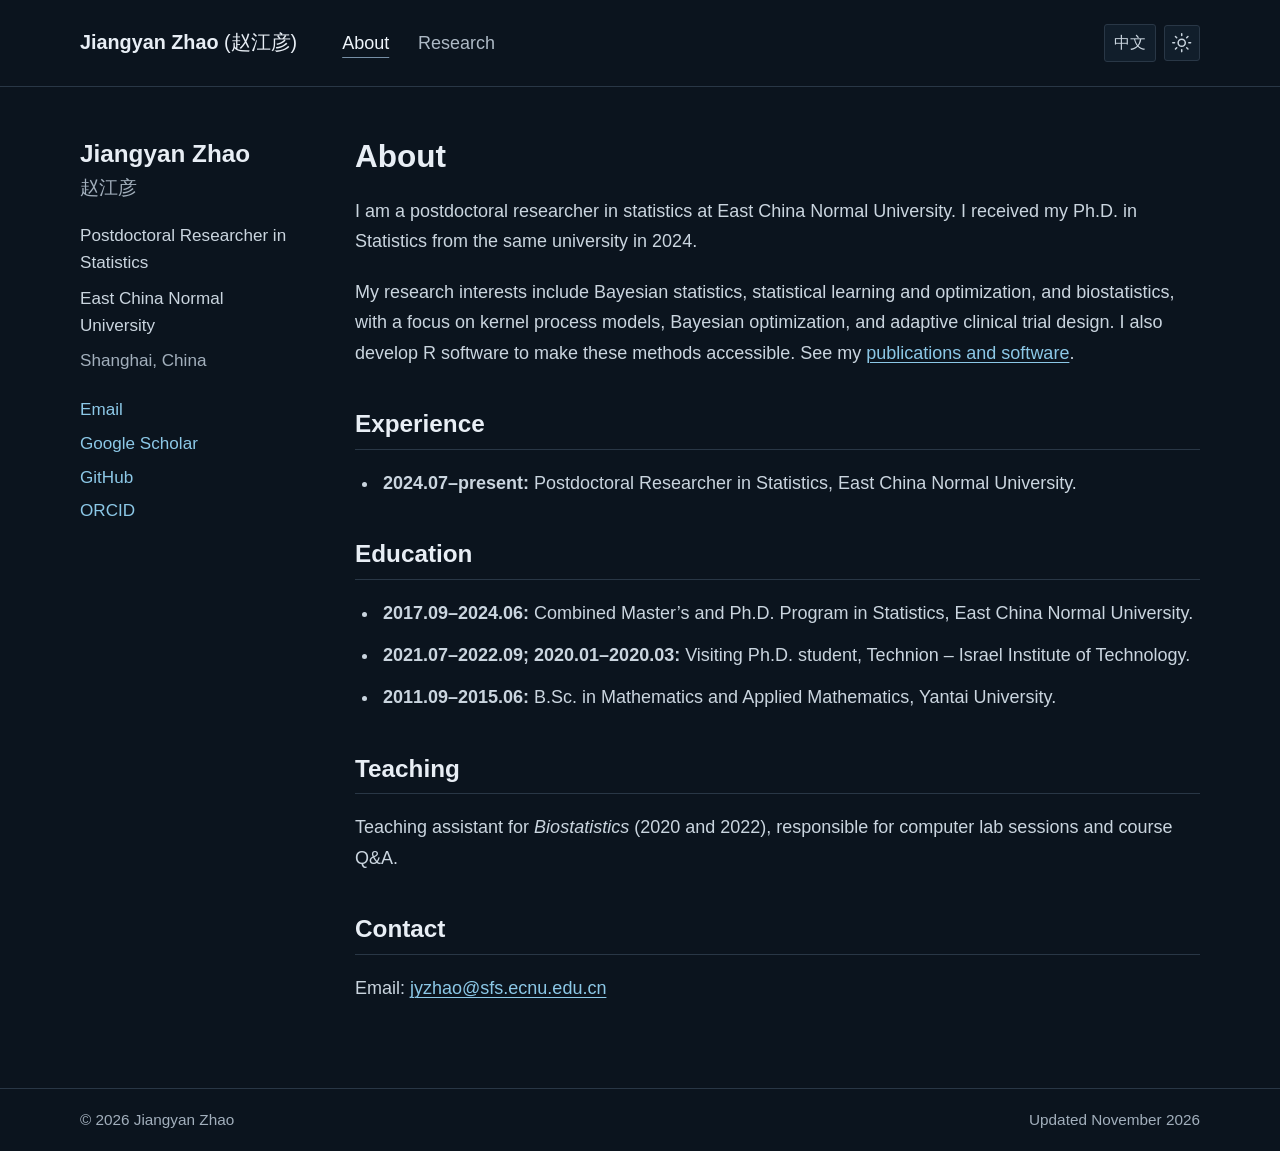
<file: index.html>
<!doctype html>
<html lang="en" data-theme="dark">
<head>
  <meta charset="utf-8">
  <meta name="viewport" content="width=device-width, initial-scale=1">
  <title data-i18n="page.about">About | Jiangyan Zhao</title>
  <meta name="description" content="Jiangyan Zhao, postdoctoral researcher in statistics at East China Normal University. Bayesian statistics, optimization, clinical trial design, and R software." data-i18n-content="meta.description">
  <meta name="theme-color" content="#0b141e">
  <meta property="og:type" content="website">
  <meta property="og:title" content="About | Jiangyan Zhao" data-i18n-content="page.about">
  <meta property="og:description" content="Jiangyan Zhao, postdoctoral researcher in statistics at East China Normal University. Bayesian statistics, optimization, clinical trial design, and R software." data-i18n-content="meta.description">
  <meta property="og:url" content="https://jiangyan-zhao.github.io/">
  <link rel="canonical" href="https://jiangyan-zhao.github.io/">
  <link rel="icon" href="assets/favicon.svg" type="image/svg+xml">
  <script src="assets/theme.js?v=1"></script>
  <link rel="stylesheet" href="assets/base.css?v=18">
  <script src="assets/i18n.js?v=4" defer></script>
</head>
<body>
  <a data-i18n="nav.skip" class="skip-link" href="#main">Skip to content</a>
  <header class="site-header">
    <div class="header-inner">
      <a class="site-name" href="index.html">Jiangyan Zhao <span lang="zh-CN">(赵江彦)</span></a>
      <nav aria-label="Main navigation" data-i18n-aria-label="nav.label"><a data-i18n="nav.about" href="index.html" aria-current="page">About</a> <a data-i18n="nav.research" href="research.html">Research</a></nav>
      <div class="header-controls">
        <button class="language-toggle" type="button" aria-label="Switch to Chinese" lang="zh-CN" hidden>中文</button>
        <button class="theme-toggle" type="button" aria-label="Switch to light mode" title="Switch to light mode" hidden>
          <svg class="icon-sun" viewBox="0 0 24 24" aria-hidden="true"><circle cx="12" cy="12" r="4"/><path d="M12 2v2m0 16v2M2 12h2m16 0h2M5 5l1.4 1.4m11.2 11.2L19 19M5 19l1.4-1.4M17.6 6.4L19 5"/></svg>
          <svg class="icon-moon" viewBox="0 0 24 24" aria-hidden="true"><path d="M20.6 14.4A9 9 0 0 1 9.6 3.4a9 9 0 1 0 11 11Z"/></svg>
        </button>
      </div>
    </div>
  </header>
  <div class="page-layout">
    <aside class="profile" aria-label="Profile" data-i18n-aria-label="profile.label">
      <h2 class="profile-name">Jiangyan Zhao</h2>
      <p class="profile-chinese" lang="zh-CN">赵江彦</p>
      <p data-i18n="profile.position" class="profile-role">Postdoctoral Researcher in Statistics</p>
      <p data-i18n="profile.affiliation" >East China Normal University</p>
      <p data-i18n="profile.location" class="profile-location">Shanghai, China</p>
      <ul class="profile-links">
        <li><a data-i18n="link.email" href="mailto:jyzhao@sfs.ecnu.edu.cn">Email</a></li>
        <li><a href="https://scholar.google.com/citations?user=xZHKXAEAAAAJ">Google Scholar</a></li>
        <li><a href="https://github.com/Jiangyan-Zhao">GitHub</a></li>
        <li><a href="https://orcid.org/0009-0004-8287-6352">ORCID</a></li>
      </ul>
    </aside>
    <main id="main" tabindex="-1">
      <h1 data-i18n="about.title" >About</h1>
      <p data-i18n-html="about.intro" >I am a postdoctoral researcher in statistics at East China Normal University. I received my Ph.D. in Statistics from the same university in 2024.</p>
      <p data-i18n-html="about.research" >My research interests include Bayesian statistics, statistical learning and optimization, and biostatistics, with a focus on kernel process models, Bayesian optimization, and adaptive clinical trial design. I also develop R software to make these methods accessible. See my <a href="research.html">publications and software</a>.</p>
      <section id="experience">
        <h2 data-i18n="about.experience" >Experience</h2>
        <ul class="academic-list">
          <li><span data-i18n-html="about.postdoc" ><strong>2024.07–present:</strong> Postdoctoral Researcher in Statistics, East China Normal University.</span></li>
        </ul>
      </section>
      <section id="education">
        <h2 data-i18n="about.education" >Education</h2>
        <ul class="academic-list">
          <li><span data-i18n-html="about.phd" ><strong>2017.09–2024.06:</strong> Combined Master’s and Ph.D. Program in Statistics, East China Normal University.</span></li>
          <li><span data-i18n-html="about.technion" ><strong>2021.07–2022.09; 2020.01–2020.03:</strong> Visiting Ph.D. student, Technion – Israel Institute of Technology.</span></li>
          <li><span data-i18n-html="about.bachelor" ><strong>2011.09–2015.06:</strong> B.Sc. in Mathematics and Applied Mathematics, Yantai University.</span></li>
        </ul>
      </section>
      <section id="teaching">
        <h2 data-i18n="about.teaching" >Teaching</h2>
        <p data-i18n-html="about.teaching-detail" >Teaching assistant for <em>Biostatistics</em> (2020 and 2022), responsible for computer lab sessions and course Q&amp;A.</p>
      </section>
      <section id="contact">
        <h2 data-i18n="about.contact" >Contact</h2>
        <p><span data-i18n="link.email" >Email</span>: <a href="mailto:jyzhao@sfs.ecnu.edu.cn">jyzhao@sfs.ecnu.edu.cn</a></p>
      </section>
    </main>
  </div>
  <footer class="site-footer">
    <div class="footer-inner"><span>© 2026 Jiangyan Zhao</span><span data-i18n="footer.updated" >Updated November 2026</span></div>
  </footer>
</body>
</html>
</file>
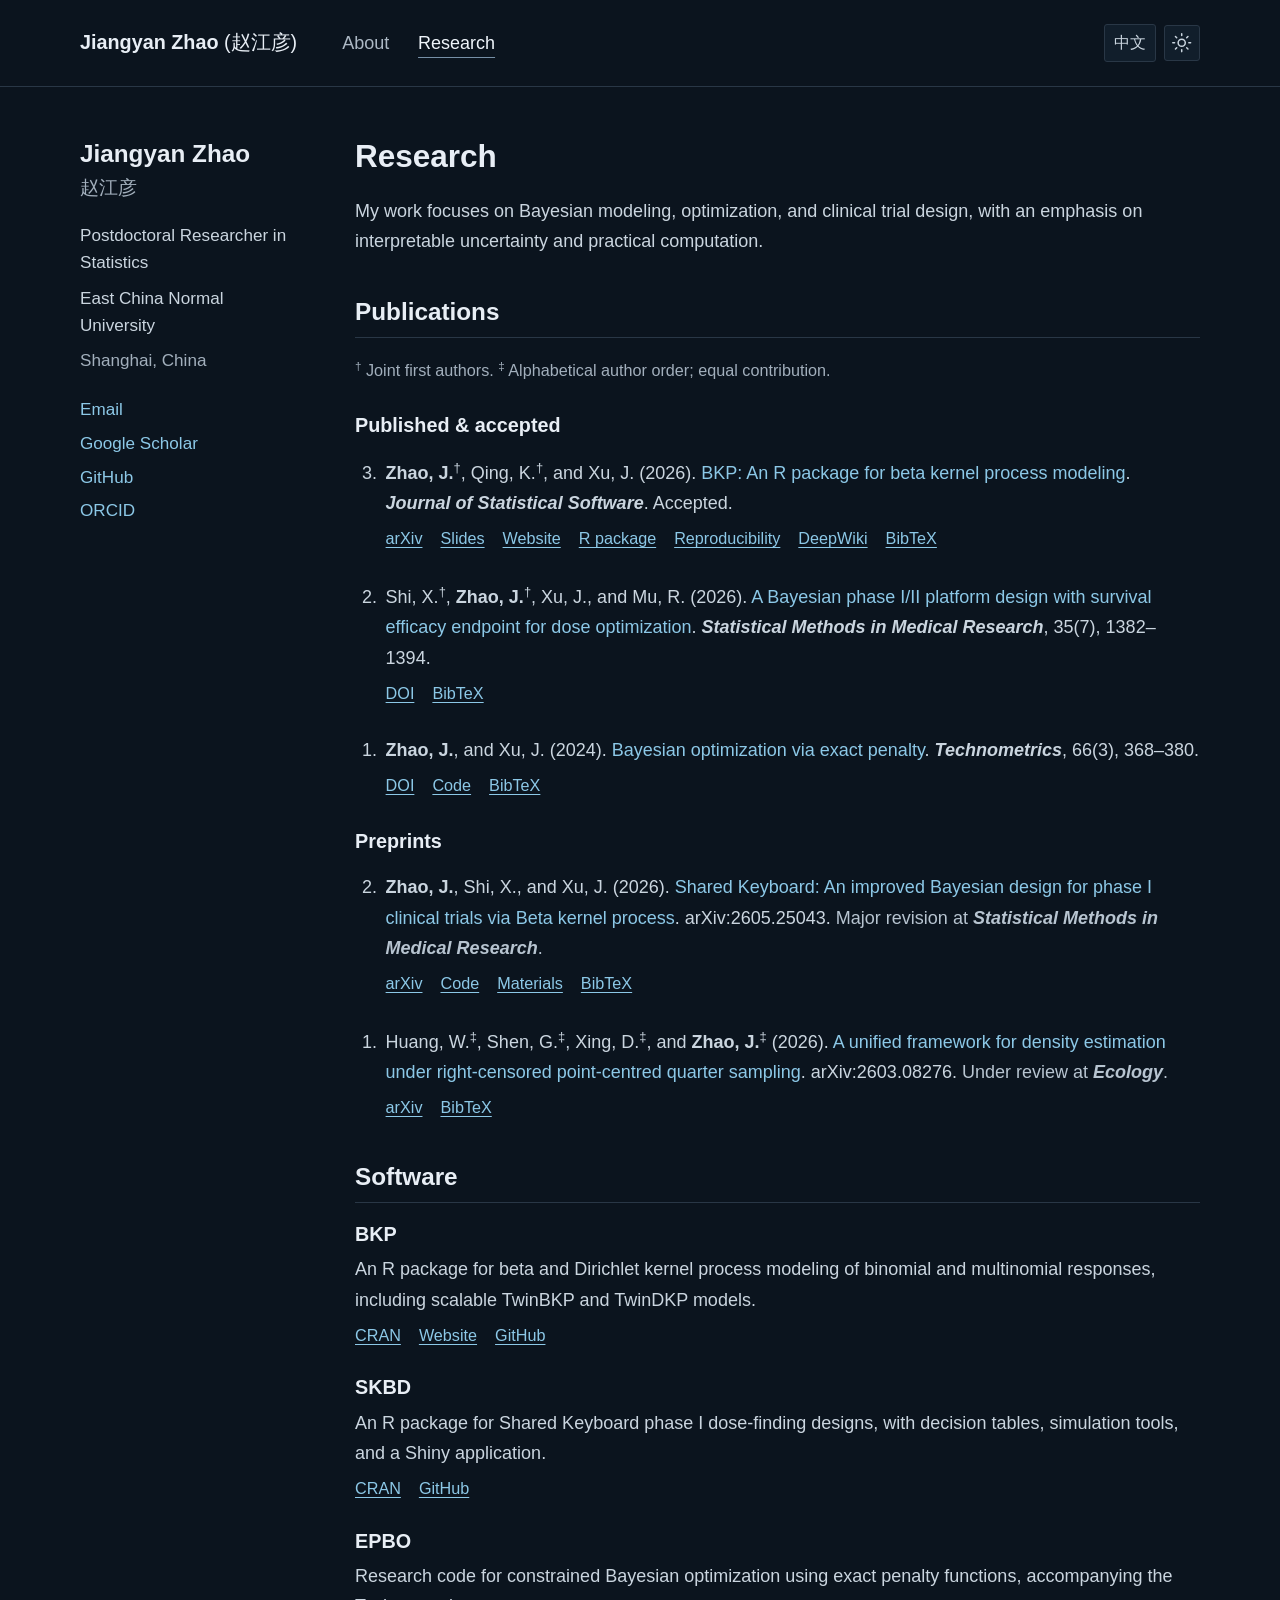
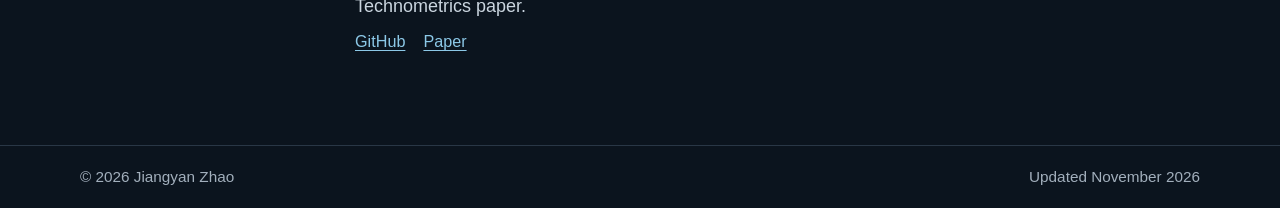
<file: research.html>
<!doctype html>
<html lang="en" data-theme="dark">
<head>
  <meta charset="utf-8">
  <meta name="viewport" content="width=device-width, initial-scale=1">
  <title data-i18n="page.research">Research | Jiangyan Zhao</title>
  <meta name="description" content="Jiangyan Zhao, postdoctoral researcher in statistics at East China Normal University. Bayesian statistics, optimization, clinical trial design, and R software." data-i18n-content="meta.description">
  <meta name="theme-color" content="#0b141e">
  <meta property="og:type" content="website">
  <meta property="og:title" content="Research | Jiangyan Zhao" data-i18n-content="page.research">
  <meta property="og:description" content="Jiangyan Zhao, postdoctoral researcher in statistics at East China Normal University. Bayesian statistics, optimization, clinical trial design, and R software." data-i18n-content="meta.description">
  <meta property="og:url" content="https://jiangyan-zhao.github.io/research.html">
  <link rel="canonical" href="https://jiangyan-zhao.github.io/research.html">
  <link rel="icon" href="assets/favicon.svg" type="image/svg+xml">
  <script src="assets/theme.js?v=1"></script>
  <link rel="stylesheet" href="assets/base.css?v=18">
  <script src="assets/i18n.js?v=4" defer></script>
</head>
<body>
  <a data-i18n="nav.skip" class="skip-link" href="#main">Skip to content</a>
  <header class="site-header">
    <div class="header-inner">
      <a class="site-name" href="index.html">Jiangyan Zhao <span lang="zh-CN">(赵江彦)</span></a>
      <nav aria-label="Main navigation" data-i18n-aria-label="nav.label"><a data-i18n="nav.about" href="index.html">About</a> <a data-i18n="nav.research" href="research.html" aria-current="page">Research</a></nav>
      <div class="header-controls">
        <button class="language-toggle" type="button" aria-label="Switch to Chinese" lang="zh-CN" hidden>中文</button>
        <button class="theme-toggle" type="button" aria-label="Switch to light mode" title="Switch to light mode" hidden>
          <svg class="icon-sun" viewBox="0 0 24 24" aria-hidden="true"><circle cx="12" cy="12" r="4"/><path d="M12 2v2m0 16v2M2 12h2m16 0h2M5 5l1.4 1.4m11.2 11.2L19 19M5 19l1.4-1.4M17.6 6.4L19 5"/></svg>
          <svg class="icon-moon" viewBox="0 0 24 24" aria-hidden="true"><path d="M20.6 14.4A9 9 0 0 1 9.6 3.4a9 9 0 1 0 11 11Z"/></svg>
        </button>
      </div>
    </div>
  </header>
  <div class="page-layout">
    <aside class="profile" aria-label="Profile" data-i18n-aria-label="profile.label">
      <h2 class="profile-name">Jiangyan Zhao</h2>
      <p class="profile-chinese" lang="zh-CN">赵江彦</p>
      <p data-i18n="profile.position" class="profile-role">Postdoctoral Researcher in Statistics</p>
      <p data-i18n="profile.affiliation" >East China Normal University</p>
      <p data-i18n="profile.location" class="profile-location">Shanghai, China</p>
      <ul class="profile-links">
        <li><a data-i18n="link.email" href="mailto:jyzhao@sfs.ecnu.edu.cn">Email</a></li>
        <li><a href="https://scholar.google.com/citations?user=xZHKXAEAAAAJ">Google Scholar</a></li>
        <li><a href="https://github.com/Jiangyan-Zhao">GitHub</a></li>
        <li><a href="https://orcid.org/0009-0004-8287-6352">ORCID</a></li>
      </ul>
    </aside>
    <main id="main" tabindex="-1">
      <h1 data-i18n="research.title" >Research</h1>
      <p data-i18n="research.intro" >My work focuses on Bayesian modeling, optimization, and clinical trial design, with an emphasis on interpretable uncertainty and practical computation.</p>
      <section id="publications">
        <h2 data-i18n="research.publications" >Publications</h2>
        <p data-i18n-html="research.authorship" class="authorship-key"><sup>†</sup> Joint first authors. <sup>‡</sup> Alphabetical author order; equal contribution.</p>
        <h3 data-i18n="research.published" class="group-heading">Published &amp; accepted</h3>
        <ol class="publications" reversed><li class="publication"><p class="citation" data-i18n-html="html.strong-zhao-j-strong-sup-sup-qing-k-sup-sup-and-xu"><strong>Zhao, J.</strong><sup>†</sup>, Qing, K.<sup>†</sup>, and Xu, J. (2026). <a href="https://arxiv.org/abs/2508.10447">BKP: An R package for beta kernel process modeling</a>. <strong><em>Journal of Statistical Software</em></strong>. Accepted.</p><div class="text-links"><a href="https://arxiv.org/abs/2508.10447">arXiv</a><a href="https://github.com/Jiangyan-Zhao/BKP-paper/blob/master/slides/BKP_Slides.pdf" data-i18n="text.slides">Slides</a><a href="https://jiangyan-zhao.github.io/BKP-website/" data-i18n="text.website">Website</a><a href="https://cran.r-project.org/package=BKP" title="BKP R package on CRAN" data-i18n-title="attribute.bkp-r-package-on-cran" data-i18n="text.r-package">R package</a><a href="https://github.com/Jiangyan-Zhao/BKP-paper" data-i18n="text.reproducibility">Reproducibility</a><a href="https://deepwiki.com/Jiangyan-Zhao/BKP">DeepWiki</a><a href="files/bibtex/bkp.bib" download>BibTeX</a></div></li><li class="publication"><p class="citation">Shi, X.<sup>†</sup>, <strong>Zhao, J.</strong><sup>†</sup>, Xu, J., and Mu, R. (2026). <a href="https://doi.org/10.1177/09622802261449367">A Bayesian phase I/II platform design with survival efficacy endpoint for dose optimization</a>. <strong><em>Statistical Methods in Medical Research</em></strong>, 35(7), 1382–1394.</p><div class="text-links"><a href="https://doi.org/10.1177/09622802261449367">DOI</a><a href="files/bibtex/platform.bib" download>BibTeX</a></div></li><li class="publication"><p class="citation"><strong>Zhao, J.</strong>, and Xu, J. (2024). <a href="https://doi.org/10.1080/00401706.2024.2315937">Bayesian optimization via exact penalty</a>. <strong><em>Technometrics</em></strong>, 66(3), 368–380.</p><div class="text-links"><a href="https://doi.org/10.1080/00401706.2024.2315937">DOI</a><a href="https://github.com/Jiangyan-Zhao/EPBO" data-i18n="text.code">Code</a><a href="files/bibtex/epbo.bib" download>BibTeX</a></div></li></ol>
        <h3 data-i18n="research.preprints" class="group-heading">Preprints</h3>
        <ol class="publications" reversed><li class="publication"><p class="citation"><strong>Zhao, J.</strong>, Shi, X., and Xu, J. (2026). <a href="https://arxiv.org/abs/2605.25043">Shared Keyboard: An improved Bayesian design for phase I clinical trials via Beta kernel process</a>. arXiv:2605.25043. <span class="review-status" data-i18n-html="html.major-revision-at-strong-em-statistical-methods-in">Major revision at <strong><em>Statistical Methods in Medical Research</em></strong>.</span></p><div class="text-links"><a href="https://arxiv.org/abs/2605.25043">arXiv</a><a href="https://github.com/Jiangyan-Zhao/SKBD" data-i18n="text.code">Code</a><a href="https://github.com/Jiangyan-Zhao/SKBD-paper" data-i18n="text.materials">Materials</a><a href="files/bibtex/skbd.bib" download>BibTeX</a></div></li><li class="publication"><p class="citation">Huang, W.<sup>‡</sup>, Shen, G.<sup>‡</sup>, Xing, D.<sup>‡</sup>, and <strong>Zhao, J.</strong><sup>‡</sup> (2026). <a href="https://arxiv.org/abs/2603.08276">A unified framework for density estimation under right-censored point-centred quarter sampling</a>. arXiv:2603.08276. <span class="review-status" data-i18n-html="html.under-review-at-strong-em-ecology-em-strong">Under review at <strong><em>Ecology</em></strong>.</span></p><div class="text-links"><a href="https://arxiv.org/abs/2603.08276">arXiv</a><a href="files/bibtex/pcqm.bib" download>BibTeX</a></div></li></ol>
      </section>
      <section id="software">
        <h2 data-i18n="research.software" >Software</h2>
        <ul class="software-list"><li><h3>BKP</h3><p data-i18n="software.bkp" >An R package for beta and Dirichlet kernel process modeling of binomial and multinomial responses, including scalable TwinBKP and TwinDKP models.</p><div class="text-links"><a href="https://cran.r-project.org/package=BKP">CRAN</a> <a data-i18n="link.website" href="https://jiangyan-zhao.github.io/BKP-website/">Website</a> <a href="https://github.com/Jiangyan-Zhao/BKP">GitHub</a></div></li>
<li><h3>SKBD</h3><p data-i18n="software.skbd" >An R package for Shared Keyboard phase I dose-finding designs, with decision tables, simulation tools, and a Shiny application.</p><div class="text-links"><a href="https://cran.r-project.org/package=SKBD">CRAN</a> <a href="https://github.com/Jiangyan-Zhao/SKBD">GitHub</a></div></li>
<li><h3>EPBO</h3><p data-i18n="software.epbo" >Research code for constrained Bayesian optimization using exact penalty functions, accompanying the Technometrics paper.</p><div class="text-links"><a href="https://github.com/Jiangyan-Zhao/EPBO">GitHub</a> <a data-i18n="link.paper" href="https://doi.org/10.1080/00401706.2024.2315937">Paper</a></div></li></ul>
      </section>
    </main>
  </div>
  <footer class="site-footer">
    <div class="footer-inner"><span>© 2026 Jiangyan Zhao</span><span data-i18n="footer.updated" >Updated November 2026</span></div>
  </footer>
</body>
</html>
</file>
<file: assets/base.css>
/* A small, readable layout for a personal academic website. */
:root {
  color-scheme: dark;
  --background: #0b141e;
  --text: #cad5df;
  --heading: #e8eef5;
  --muted: #a2afbc;
  --link: #8cc8e7;
  --link-hover: #c5eaff;
  --border: #293746;
  --nav: #adb9c5;
  --nav-active: #eff5fb;
  --nav-underline: #768fa6;
  --button-background: #111e2b;
  --button-hover: #1b2b3b;
  --focus: #90d3f1;
  --review: #b7c4d0;
  font-family: -apple-system, BlinkMacSystemFont, "Segoe UI", Arial, "Noto Sans CJK SC", "Microsoft YaHei", sans-serif;
  font-size: 18px;
  color: var(--text);
  background: var(--background);
  font-synthesis: none;
  -webkit-text-size-adjust: 100%;
  text-size-adjust: 100%;
}
:root[data-theme="light"] {
  color-scheme: light;
  --background: #fff;
  --text: #3d4144;
  --heading: #34393d;
  --muted: #697177;
  --link: #176c8e;
  --link-hover: #104b63;
  --border: #e2e7ea;
  --nav: #646b70;
  --nav-active: #30363a;
  --nav-underline: #a6b5bc;
  --button-background: #fff;
  --button-hover: #f5f7f8;
  --focus: #176c8e;
  --review: #565e63;
}
* { box-sizing: border-box; }
body { margin: 0; line-height: 1.7; }
a { color: var(--link); text-decoration-thickness: 1px; text-underline-offset: 3px; }
a:hover { color: var(--link-hover); }
a:focus-visible, button:focus-visible { outline: 2px solid var(--focus); outline-offset: 5px; }
button { font: inherit; }
[hidden] { display: none !important; }
p { margin: 0 0 1.1rem; }
h1, h2, h3 { line-height: 1.35; color: var(--heading); }
h1 { margin: 0 0 1rem; font-size: 1.75rem; font-weight: 650; }
h2 { margin: 0 0 1rem; font-size: 1.35rem; font-weight: 650; }
h3 { margin: 0 0 .5rem; font-size: 1.1rem; font-weight: 650; }
sup { font-size: .72em; }
section { margin-top: 2.2rem; scroll-margin-top: 1.5rem; }
section > h2 { padding-bottom: .45rem; border-bottom: 1px solid var(--border); }
li { padding-left: .2rem; }
.skip-link { position: absolute; top: -100px; left: 1rem; z-index: 2; padding: .5rem .75rem; background: var(--background); }
.skip-link:focus { top: .5rem; }
.site-header { border-bottom: 1px solid var(--border); }
.header-inner, .page-layout, .footer-inner { width: min(1120px, calc(100% - 80px)); margin: 0 auto; }
.header-inner { min-height: 86px; display: flex; align-items: center; gap: 2.5rem; }
.site-name { color: var(--heading); font-size: 1.1rem; font-weight: 650; text-decoration: none; }
.site-name span { font-weight: 500; white-space: nowrap; }
.header-inner nav { display: flex; flex-wrap: wrap; gap: 1.6rem; }
.header-inner nav a { color: var(--nav); text-decoration: none; }
.header-inner nav a:hover, .header-inner nav a[aria-current="page"] { color: var(--nav-active); }
.header-inner nav a[aria-current="page"] { text-decoration: underline; text-decoration-color: var(--nav-underline); text-underline-offset: 8px; }
.header-controls { display: flex; align-items: center; gap: .45rem; margin-left: auto; }
.language-toggle, .theme-toggle { min-height: 2rem; padding: .25rem .5rem; border: 1px solid var(--border); border-radius: 3px; color: var(--text); background: var(--button-background); cursor: pointer; font-size: .9rem; }
.language-toggle:hover, .theme-toggle:hover { background: var(--button-hover); }
.theme-toggle { width: 2rem; height: 2rem; padding: .35rem; }
.theme-toggle svg { display: block; width: 100%; height: 100%; fill: none; stroke: currentColor; stroke-width: 1.7; stroke-linecap: round; stroke-linejoin: round; }
.theme-toggle .icon-moon, [data-theme="light"] .theme-toggle .icon-sun { display: none; }
[data-theme="light"] .theme-toggle .icon-moon { display: block; }
.page-layout { display: grid; grid-template-columns: 215px minmax(0, 1fr); gap: 60px; padding-top: 48px; padding-bottom: 64px; min-height: calc(100vh - 180px); }
.profile { padding-top: 3px; line-height: 1.6; font-size: .95rem; }
.profile-name { margin: 0 0 .15rem; font-size: 1.35rem; }
.profile-chinese { margin: 0 0 1rem; color: var(--muted); font-size: 1.05rem; }
.profile-role { margin-bottom: .45rem; }
.profile p:not(.profile-chinese):not(.profile-role) { margin-bottom: .45rem; }
.profile-location { color: var(--muted); }
.profile-links { list-style: none; padding: 0; margin: 1.2rem 0 0; }
.profile-links li { padding: 0; margin-bottom: .35rem; }
.profile-links a { text-decoration: none; }
.profile-links a:hover { text-decoration: underline; }
main { min-width: 0; overflow-wrap: break-word; }
main:focus { outline: none; }
.academic-list { padding-left: 1.35rem; margin: 0; }
.academic-list li { margin-bottom: .65rem; }
.academic-list strong { font-weight: 600; }
.authorship-key { font-size: .9rem; color: var(--muted); }
.group-heading { margin-top: 1.5rem; margin-bottom: 1rem; }
.publications { padding-left: 1.5rem; margin: 0; }
.publication { margin: 0 0 1.55rem; }
.citation { margin-bottom: .35rem; }
.citation > a { text-decoration: none; }
.citation > a:hover { text-decoration: underline; }
.review-status { color: var(--review); }
.text-links { display: flex; flex-wrap: wrap; gap: .2rem 1rem; font-size: .9rem; }
.software-list { list-style: none; padding: 0; margin: 0; }
.software-list li { padding: 0; margin-bottom: 1.4rem; }
.software-list p { margin-bottom: .35rem; }
.software-list h3 { margin-bottom: .35rem; }
.site-footer { border-top: 1px solid var(--border); color: var(--muted); font-size: .85rem; }
.footer-inner { display: flex; justify-content: space-between; gap: 1rem; padding-top: 1rem; padding-bottom: 1rem; }
@media (max-width: 800px) {
  .header-inner, .page-layout, .footer-inner { width: calc(100% - 40px); }
  .header-inner { min-height: 76px; gap: 1.3rem; }
  .page-layout { grid-template-columns: 185px minmax(0, 1fr); gap: 32px; padding-top: 36px; }
}
@media (max-width: 620px) {
  :root { font-size: 17px; }
  .header-inner { display: grid; grid-template-columns: minmax(0, 1fr) auto; gap: .7rem 1.2rem; padding: 16px 0; }
  .site-name { grid-column: 1; grid-row: 1; width: auto; }
  .header-controls { grid-column: 2; grid-row: 1; margin-left: 0; }
  .header-inner nav { grid-column: 1 / -1; grid-row: 2; width: auto; gap: 1.5rem; }
  .page-layout { grid-template-columns: minmax(0, 1fr); gap: 30px; padding-top: 28px; padding-bottom: 40px; }
  .profile { padding-bottom: 22px; border-bottom: 1px solid var(--border); }
  .profile-name { display: inline; margin-right: .5rem; }
  .profile-chinese { display: inline; }
  .profile-role { margin-top: .6rem; }
  .profile-links { display: flex; flex-wrap: wrap; gap: .3rem 1rem; margin-top: .8rem; }
  .profile-links li { margin: 0; }
  h1 { font-size: 1.65rem; }
  section { margin-top: 1.8rem; }
  .footer-inner { flex-wrap: wrap; gap: .2rem 1rem; }
}
@media print {
  :root, :root[data-theme] { color-scheme: light; font-size: 11pt; --background: #fff; --text: #222; --heading: #111; --border: #ddd; --muted: #555; --review: #444; }
  .site-header, .profile, .skip-link, .site-footer { display: none; }
  .page-layout { display: block; width: 100%; padding: 0; }
  section, .publication, .software-list li { break-inside: avoid; }
  a { color: inherit; }
}
</file>
